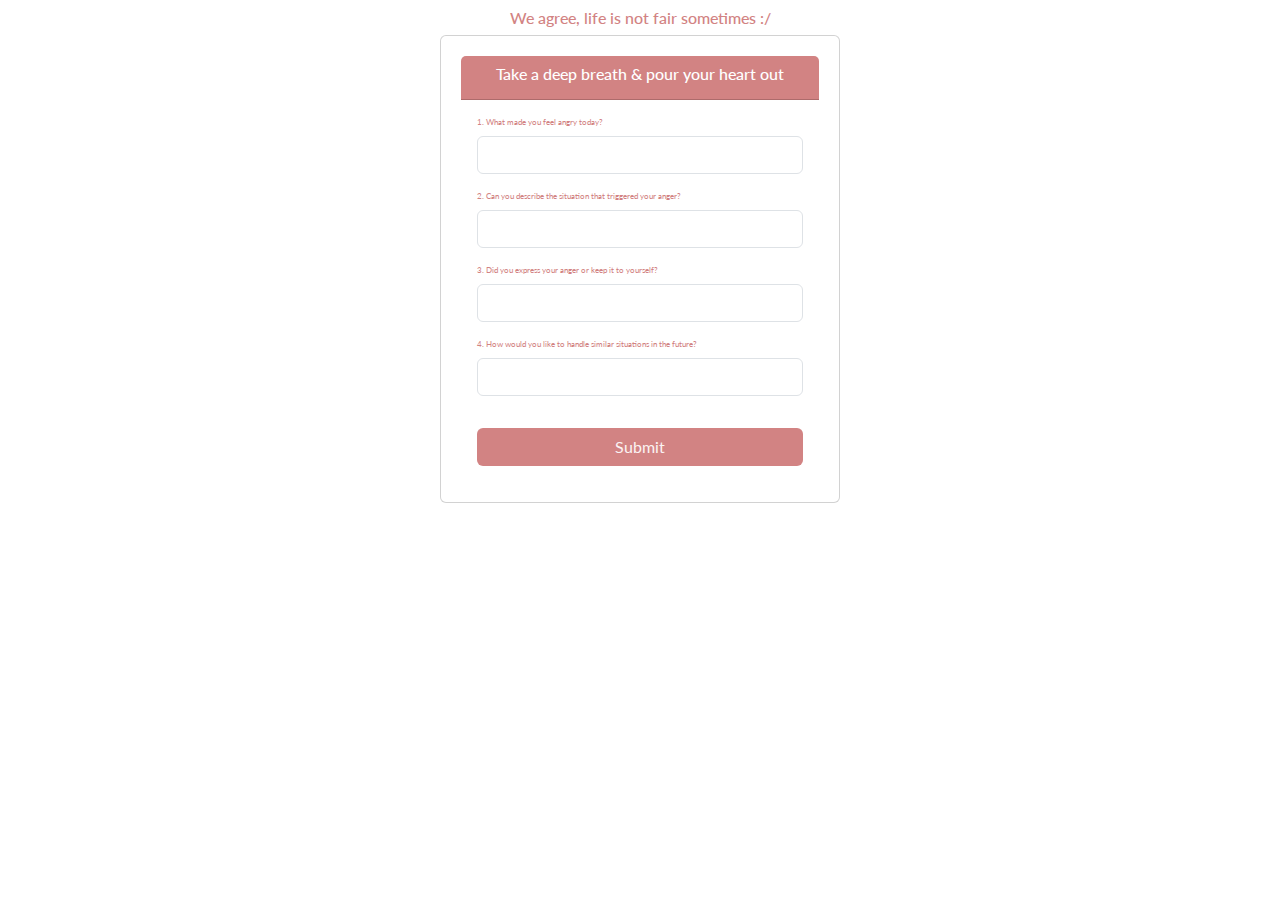
<file: angry.html>
<!DOCTYPE html>
<html lang="en">
  <head>
    <meta charset="UTF-8" />
    <meta name="viewport" content="width=device-width, initial-scale=1.0" />
    <title>Angry Emoji Questionnaire</title>

    <!-- Include Bootstrap CSS from a CDN -->
    <link
      rel="stylesheet"
      href="https://cdn.jsdelivr.net/npm/bootstrap@5.3.0/dist/css/bootstrap.min.css"
    />

    <link rel="preconnect" href="https://fonts.googleapis.com" />
    <link rel="preconnect" href="https://fonts.gstatic.com" crossorigin />
    <link
      href="https://fonts.googleapis.com/css2?family=Lato:ital@0;1&display=swap"
      rel="stylesheet"
    />

    <style>
      :root {
        --my-pink: #d28383;
        --fantasy: #fbf3f3;
        --rose-fog: #e7bcbc;
        --oyster-pink: #eccccc;
        --oyster-pink: #ecd4d4;
        --vanilla-ice: #f4dcdc;
        --dawn-pink: #f4e4e4;
        --vanilla-ice: #f4d4d4;
      }

      body {
        font-family: "Lato", sans-serif;
        font-size: 0.5rem;
      }

      .btn {
        background-color: #d28383;
        color: var(--fantasy);
        width: 100%; /* Make the button take the full width of the container */
        margin-top: 1rem; /* Add some space between the form and the button */
      }

      /* Adjust the width and height of the card for the form */
      .card {
        max-width: 400px; /* Adjust the maximum width to your liking */
        margin: 0 auto;
        padding: 20px; /* Add padding for a more balanced look */
      }

      /* Style the input when it's focused */
      input#angryReason:focus,
      input#angrySituation:focus,
      input#expressAnger:focus,
      input#handleSituation:focus {
        border-color: var(
          --my-pink
        ) !important; /* Change border color to your custom color */
        box-shadow: none !important; /* Remove the default box shadow */
      }

      .btn:hover {
        background-color: var(--rose-fog);
        color: var(--fantasy);
      }
    </style>
  </head>
  <body>
    <div class="container mt-2">
      <h6 style="color: var(--my-pink); text-align: center">
        We agree, life is not fair sometimes :/
      </h6>
      <div class="card">
        <div
          class="card-header"
          style="
            background-color: var(--my-pink);
            color: #fff;
            text-align: center;
          "
        >
          <h6>Take a deep breath & pour your heart out</h6>
        </div>
        <div class="card-body">
          <form>
            <div class="mb-3">
              <label
                for="angryReason"
                class="form-label"
                style="color: var(--my-pink)"
              >
                <span>1. What made you feel angry today?</span>
              </label>
              <input type="text" class="form-control" id="angryReason" />
            </div>
            <div class="mb-3">
              <label
                for="angrySituation"
                class="form-label"
                style="color: var(--my-pink)"
              >
                2. Can you describe the situation that triggered your anger?
              </label>
              <input type="text" class="form-control" id="angrySituation" />
            </div>
            <div class="mb-3">
              <label
                for="expressAnger"
                class="form-label"
                style="color: var(--my-pink)"
              >
                3. Did you express your anger or keep it to yourself?
              </label>
              <input type="text" class="form-control" id="expressAnger" />
            </div>
            <div class="mb-3">
              <label
                for="handleSituation"
                class="form-label"
                style="color: var(--my-pink)"
              >
                4. How would you like to handle similar situations in the
                future?
              </label>
              <input type="text" class="form-control" id="handleSituation" />
            </div>

            <!-- Add a Submit Button -->
            <button type="submit" class="btn">Submit</button>
          </form>
        </div>
      </div>
    </div>

    <!-- Bootstrap JavaScript -->
    <script src="https://cdn.jsdelivr.net/npm/bootstrap@5.3.0/dist/js/bootstrap.bundle.min.js"></script>
  </body>
</html>
</file>
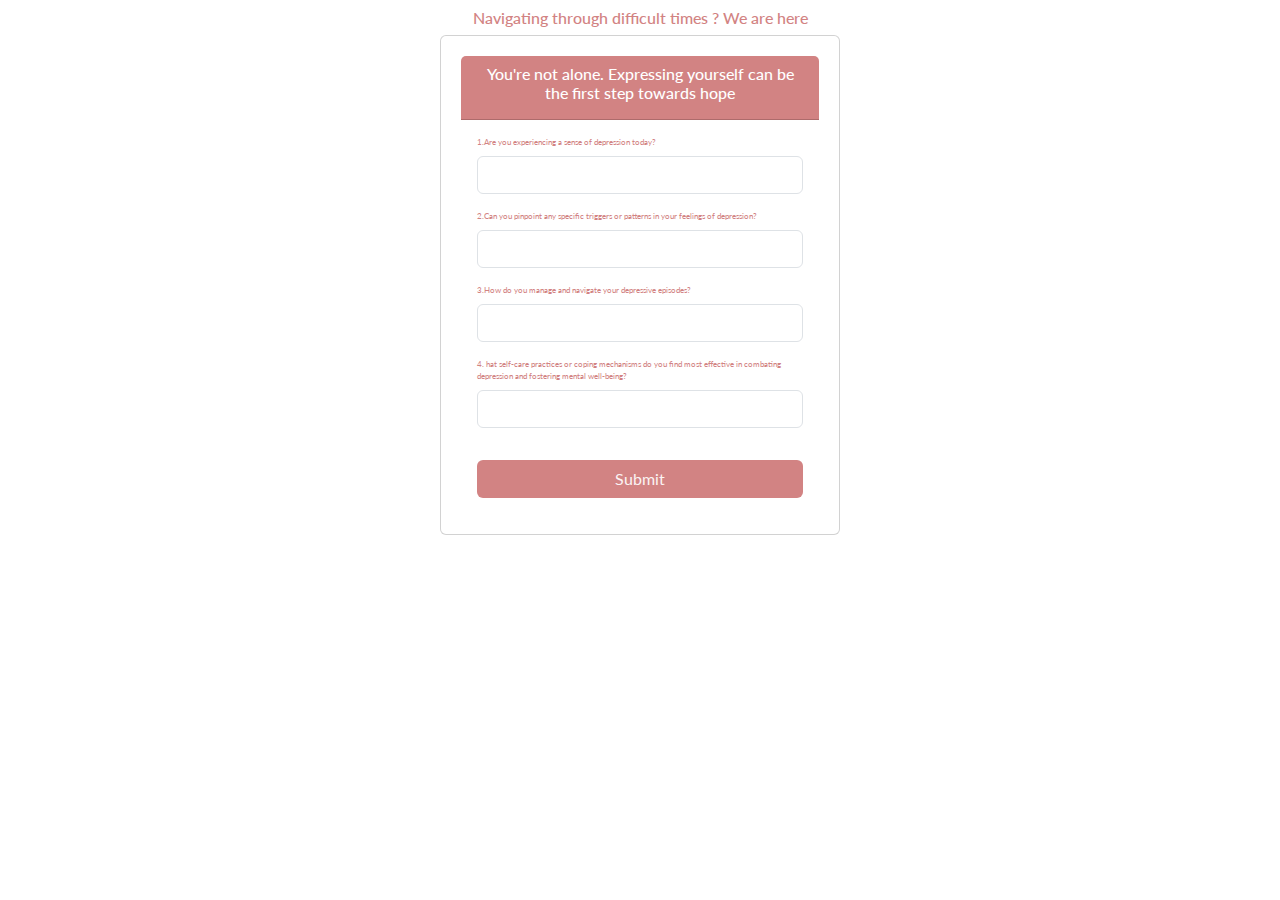
<file: depressed.html>
<!DOCTYPE html>
<html lang="en">
  <head>
    <meta charset="UTF-8" />
    <meta name="viewport" content="width=device-width, initial-scale=1.0" />
    <title>Questionnaire</title>

    <!-- Include Bootstrap CSS from a CDN -->
    <link
      rel="stylesheet"
      href="https://cdn.jsdelivr.net/npm/bootstrap@5.3.0/dist/css/bootstrap.min.css"
    />

    <link rel="preconnect" href="https://fonts.googleapis.com" />
    <link rel="preconnect" href="https://fonts.gstatic.com" crossorigin />
    <link
      href="https://fonts.googleapis.com/css2?family=Lato:ital@0;1&display=swap"
      rel="stylesheet"
    />

    <style>
      :root {
        --my-pink: #d28383;
        --fantasy: #fbf3f3;
        --rose-fog: #e7bcbc;
        --oyster-pink: #eccccc;
        --oyster-pink: #ecd4d4;
        --vanilla-ice: #f4dcdc;
        --dawn-pink: #f4e4e4;
        --vanilla-ice: #f4d4d4;
      }

      body {
        font-family: "Lato", sans-serif;
        font-size: 0.5rem;
      }

      .btn {
        background-color: #d28383;
        color: var(--fantasy);
        width: 100%; /* Make the button take the full width of the container */
        margin-top: 1rem; /* Add some space between the form and the button */
      }

      /* Adjust the width and height of the card for the form */
      .card {
        max-width: 400px; /* Adjust the maximum width to your liking */
        margin: 0 auto;
        padding: 20px; /* Add padding for a more balanced look */
      }

      /* Style the input when it's focused */
      input#angryReason:focus,
      input#angrySituation:focus,
      input#expressAnger:focus,
      input#handleSituation:focus {
        border-color: var(
          --my-pink
        ) !important; /* Change border color to your custom color */
        box-shadow: none !important; /* Remove the default box shadow */
      }

      .btn:hover {
        background-color: var(--rose-fog);
        color: var(--fantasy);
      }
    </style>
  </head>
  <body>
    <div class="container mt-2">
      <h6 style="color: var(--my-pink); text-align: center">
        Navigating through difficult times ? We are here
      </h6>
      <div class="card">
        <div
          class="card-header"
          style="
            background-color: var(--my-pink);
            color: #fff;
            text-align: center;
          "
        >
          <h6>
            You're not alone. Expressing yourself can be the first step towards
            hope
          </h6>
        </div>
        <div class="card-body">
          <form>
            <div class="mb-3">
              <label
                for="angryReason"
                class="form-label"
                style="color: var(--my-pink)"
              >
                <span>1.Are you experiencing a sense of depression today?</span>
              </label>
              <input type="text" class="form-control" id="angryReason" />
            </div>
            <div class="mb-3">
              <label
                for="angrySituation"
                class="form-label"
                style="color: var(--my-pink)"
              >
                2.Can you pinpoint any specific triggers or patterns in your
                feelings of depression?
              </label>
              <input type="text" class="form-control" id="angrySituation" />
            </div>
            <div class="mb-3">
              <label
                for="expressAnger"
                class="form-label"
                style="color: var(--my-pink)"
              >
                3.How do you manage and navigate your depressive episodes?
              </label>
              <input type="text" class="form-control" id="expressAnger" />
            </div>
            <div class="mb-3">
              <label
                for="handleSituation"
                class="form-label"
                style="color: var(--my-pink)"
              >
                4. hat self-care practices or coping mechanisms do you find most
                effective in combating depression and fostering mental
                well-being?
              </label>
              <input type="text" class="form-control" id="handleSituation" />
            </div>

            <!-- Add a Submit Button -->
            <button type="submit" class="btn">Submit</button>
          </form>
        </div>
      </div>
    </div>

    <!-- Bootstrap JavaScript -->
    <script src="https://cdn.jsdelivr.net/npm/bootstrap@5.3.0/dist/js/bootstrap.bundle.min.js"></script>
  </body>
</html>
</file>
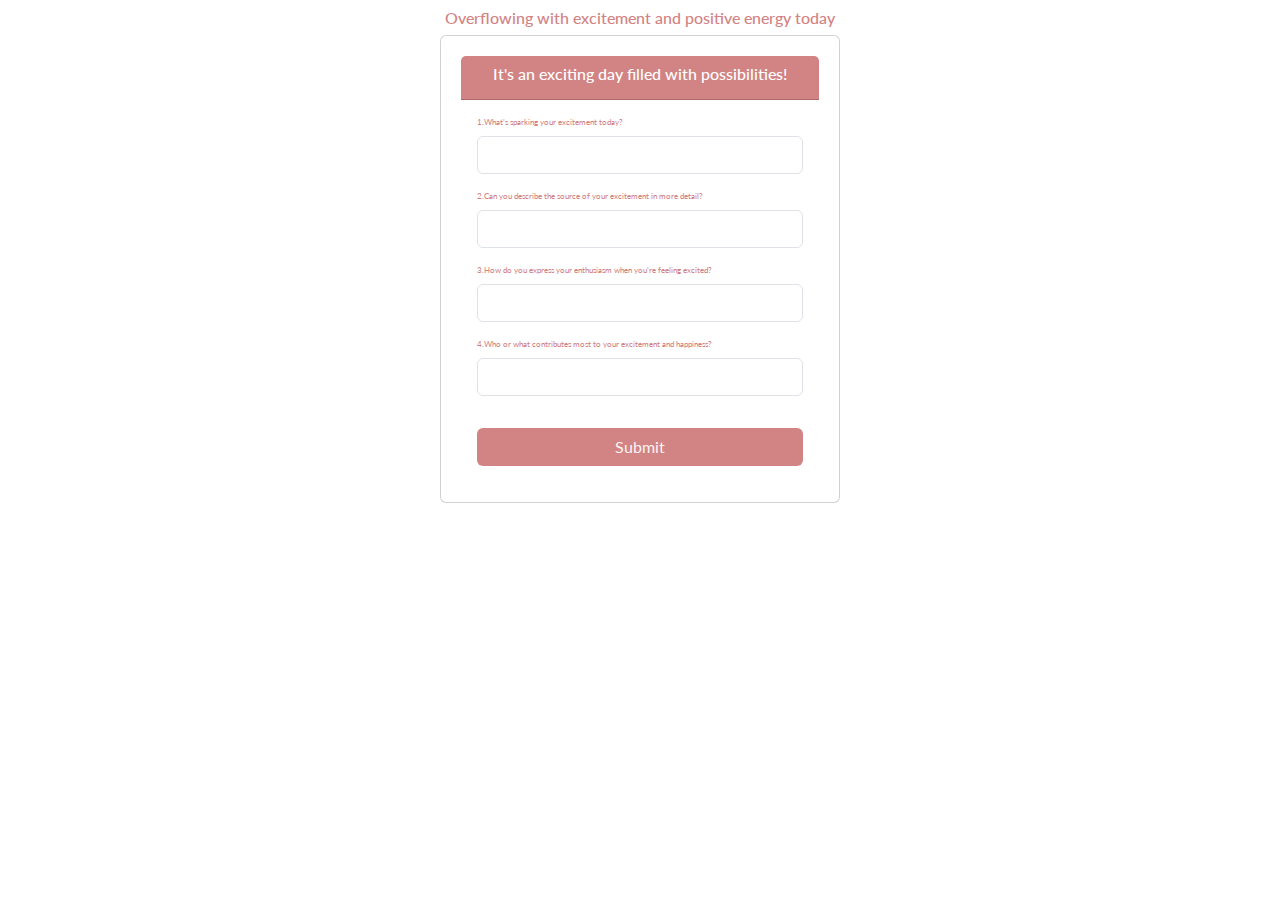
<file: excited.html>
<!DOCTYPE html>
<html lang="en">
  <head>
    <meta charset="UTF-8" />
    <meta name="viewport" content="width=device-width, initial-scale=1.0" />
    <title>Questionnaire</title>

    <!-- Include Bootstrap CSS from a CDN -->
    <link
      rel="stylesheet"
      href="https://cdn.jsdelivr.net/npm/bootstrap@5.3.0/dist/css/bootstrap.min.css"
    />

    <link rel="preconnect" href="https://fonts.googleapis.com" />
    <link rel="preconnect" href="https://fonts.gstatic.com" crossorigin />
    <link
      href="https://fonts.googleapis.com/css2?family=Lato:ital@0;1&display=swap"
      rel="stylesheet"
    />

    <style>
      :root {
        --my-pink: #d28383;
        --fantasy: #fbf3f3;
        --rose-fog: #e7bcbc;
        --oyster-pink: #eccccc;
        --oyster-pink: #ecd4d4;
        --vanilla-ice: #f4dcdc;
        --dawn-pink: #f4e4e4;
        --vanilla-ice: #f4d4d4;
      }

      body {
        font-family: "Lato", sans-serif;
        font-size: 0.5rem;
      }

      .btn {
        background-color: #d28383;
        color: var(--fantasy);
        width: 100%; /* Make the button take the full width of the container */
        margin-top: 1rem; /* Add some space between the form and the button */
      }

      /* Adjust the width and height of the card for the form */
      .card {
        max-width: 400px; /* Adjust the maximum width to your liking */
        margin: 0 auto;
        padding: 20px; /* Add padding for a more balanced look */
      }

      /* Style the input when it's focused */
      input#angryReason:focus,
      input#angrySituation:focus,
      input#expressAnger:focus,
      input#handleSituation:focus {
        border-color: var(
          --my-pink
        ) !important; /* Change border color to your custom color */
        box-shadow: none !important; /* Remove the default box shadow */
      }

      .btn:hover {
        background-color: var(--rose-fog);
        color: var(--fantasy);
      }
    </style>
  </head>
  <body>
    <div class="container mt-2">
      <h6 style="color: var(--my-pink); text-align: center">
        Overflowing with excitement and positive energy today
      </h6>
      <div class="card">
        <div
          class="card-header"
          style="
            background-color: var(--my-pink);
            color: #fff;
            text-align: center;
          "
        >
          <h6>It's an exciting day filled with possibilities!</h6>
        </div>
        <div class="card-body">
          <form>
            <div class="mb-3">
              <label
                for="angryReason"
                class="form-label"
                style="color: var(--my-pink)"
              >
                <span>1.What's sparking your excitement today?</span>
              </label>
              <input type="text" class="form-control" id="angryReason" />
            </div>
            <div class="mb-3">
              <label
                for="angrySituation"
                class="form-label"
                style="color: var(--my-pink)"
              >
                2.Can you describe the source of your excitement in more detail?
              </label>
              <input type="text" class="form-control" id="angrySituation" />
            </div>
            <div class="mb-3">
              <label
                for="expressAnger"
                class="form-label"
                style="color: var(--my-pink)"
              >
                3.How do you express your enthusiasm when you're feeling
                excited?
              </label>
              <input type="text" class="form-control" id="expressAnger" />
            </div>
            <div class="mb-3">
              <label
                for="handleSituation"
                class="form-label"
                style="color: var(--my-pink)"
              >
                4.Who or what contributes most to your excitement and happiness?
              </label>
              <input type="text" class="form-control" id="handleSituation" />
            </div>

            <!-- Add a Submit Button -->
            <button type="submit" class="btn">Submit</button>
          </form>
        </div>
      </div>
    </div>

    <!-- Bootstrap JavaScript -->
    <script src="https://cdn.jsdelivr.net/npm/bootstrap@5.3.0/dist/js/bootstrap.bundle.min.js"></script>
  </body>
</html>
</file>
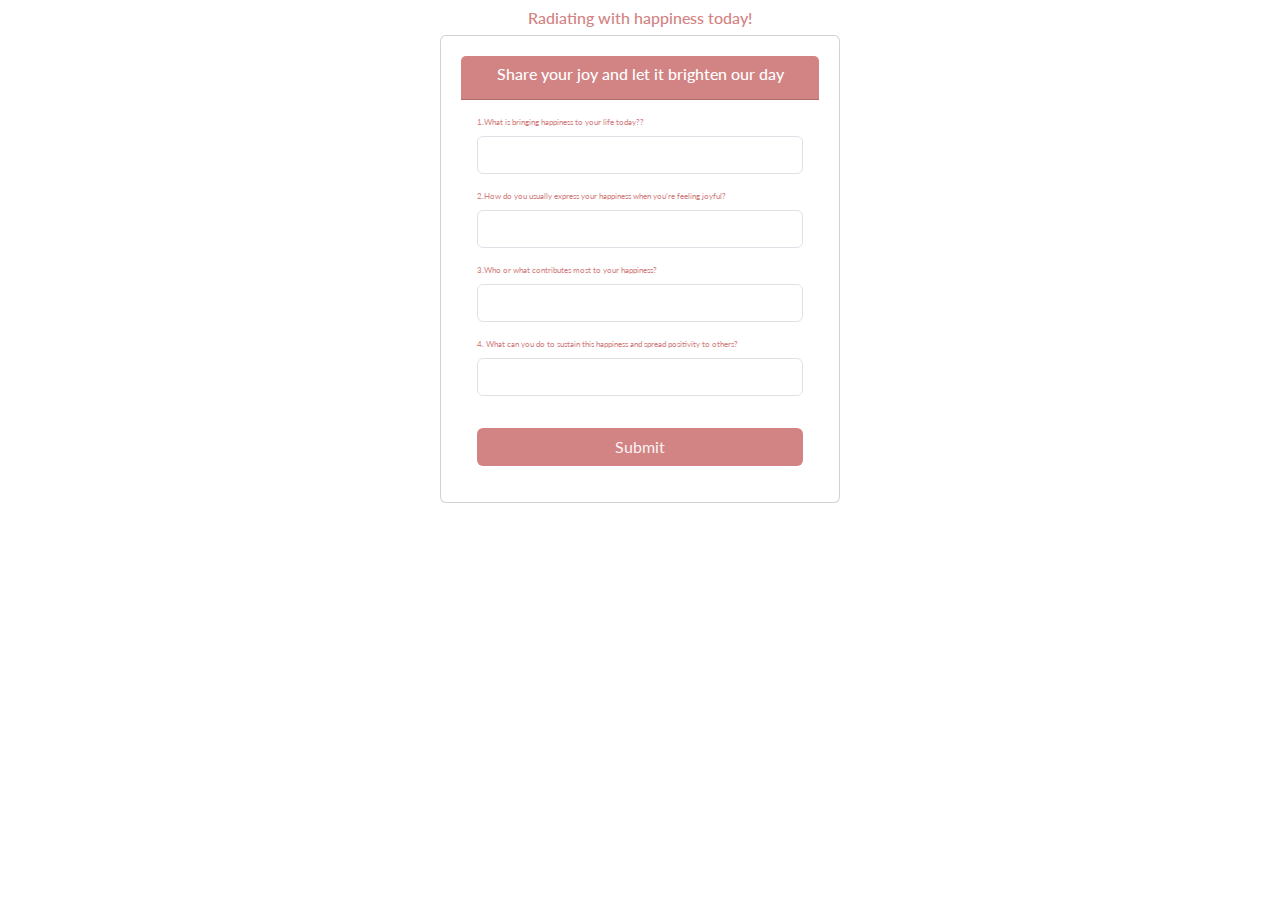
<file: happy.html>
<!DOCTYPE html>
<html lang="en">
  <head>
    <meta charset="UTF-8" />
    <meta name="viewport" content="width=device-width, initial-scale=1.0" />
    <title>Angry Emoji Questionnaire</title>

    <!-- Include Bootstrap CSS from a CDN -->
    <link
      rel="stylesheet"
      href="https://cdn.jsdelivr.net/npm/bootstrap@5.3.0/dist/css/bootstrap.min.css"
    />

    <link rel="preconnect" href="https://fonts.googleapis.com" />
    <link rel="preconnect" href="https://fonts.gstatic.com" crossorigin />
    <link
      href="https://fonts.googleapis.com/css2?family=Lato:ital@0;1&display=swap"
      rel="stylesheet"
    />

    <style>
      :root {
        --my-pink: #d28383;
        --fantasy: #fbf3f3;
        --rose-fog: #e7bcbc;
        --oyster-pink: #eccccc;
        --oyster-pink: #ecd4d4;
        --vanilla-ice: #f4dcdc;
        --dawn-pink: #f4e4e4;
        --vanilla-ice: #f4d4d4;
      }

      body {
        font-family: "Lato", sans-serif;
        font-size: 0.5rem;
      }

      .btn {
        background-color: #d28383;
        color: var(--fantasy);
        width: 100%; /* Make the button take the full width of the container */
        margin-top: 1rem; /* Add some space between the form and the button */
      }

      /* Adjust the width and height of the card for the form */
      .card {
        max-width: 400px; /* Adjust the maximum width to your liking */
        margin: 0 auto;
        padding: 20px; /* Add padding for a more balanced look */
      }

      /* Style the input when it's focused */
      input#angryReason:focus,
      input#angrySituation:focus,
      input#expressAnger:focus,
      input#handleSituation:focus {
        border-color: var(
          --my-pink
        ) !important; /* Change border color to your custom color */
        box-shadow: none !important; /* Remove the default box shadow */
      }

      .btn:hover {
        background-color: var(--rose-fog);
        color: var(--fantasy);
      }
    </style>
  </head>
  <body>
    <div class="container mt-2">
      <h6 style="color: var(--my-pink); text-align: center">
        Radiating with happiness today!
      </h6>
      <div class="card">
        <div
          class="card-header"
          style="
            background-color: var(--my-pink);
            color: #fff;
            text-align: center;
          "
        >
          <h6>Share your joy and let it brighten our day</h6>
        </div>
        <div class="card-body">
          <form>
            <div class="mb-3">
              <label
                for="angryReason"
                class="form-label"
                style="color: var(--my-pink)"
              >
                <span>1.What is bringing happiness to your life today??</span>
              </label>
              <input type="text" class="form-control" id="angryReason" />
            </div>
            <div class="mb-3">
              <label
                for="angrySituation"
                class="form-label"
                style="color: var(--my-pink)"
              >
                2.How do you usually express your happiness when you're feeling
                joyful?
              </label>
              <input type="text" class="form-control" id="angrySituation" />
            </div>
            <div class="mb-3">
              <label
                for="expressAnger"
                class="form-label"
                style="color: var(--my-pink)"
              >
                3.Who or what contributes most to your happiness?
              </label>
              <input type="text" class="form-control" id="expressAnger" />
            </div>
            <div class="mb-3">
              <label
                for="handleSituation"
                class="form-label"
                style="color: var(--my-pink)"
              >
                4. What can you do to sustain this happiness and spread
                positivity to others?
              </label>
              <input type="text" class="form-control" id="handleSituation" />
            </div>

            <!-- Add a Submit Button -->
            <button type="submit" class="btn">Submit</button>
          </form>
        </div>
      </div>
    </div>

    <!-- Bootstrap JavaScript -->
    <script src="https://cdn.jsdelivr.net/npm/bootstrap@5.3.0/dist/js/bootstrap.bundle.min.js"></script>
  </body>
</html>
</file>
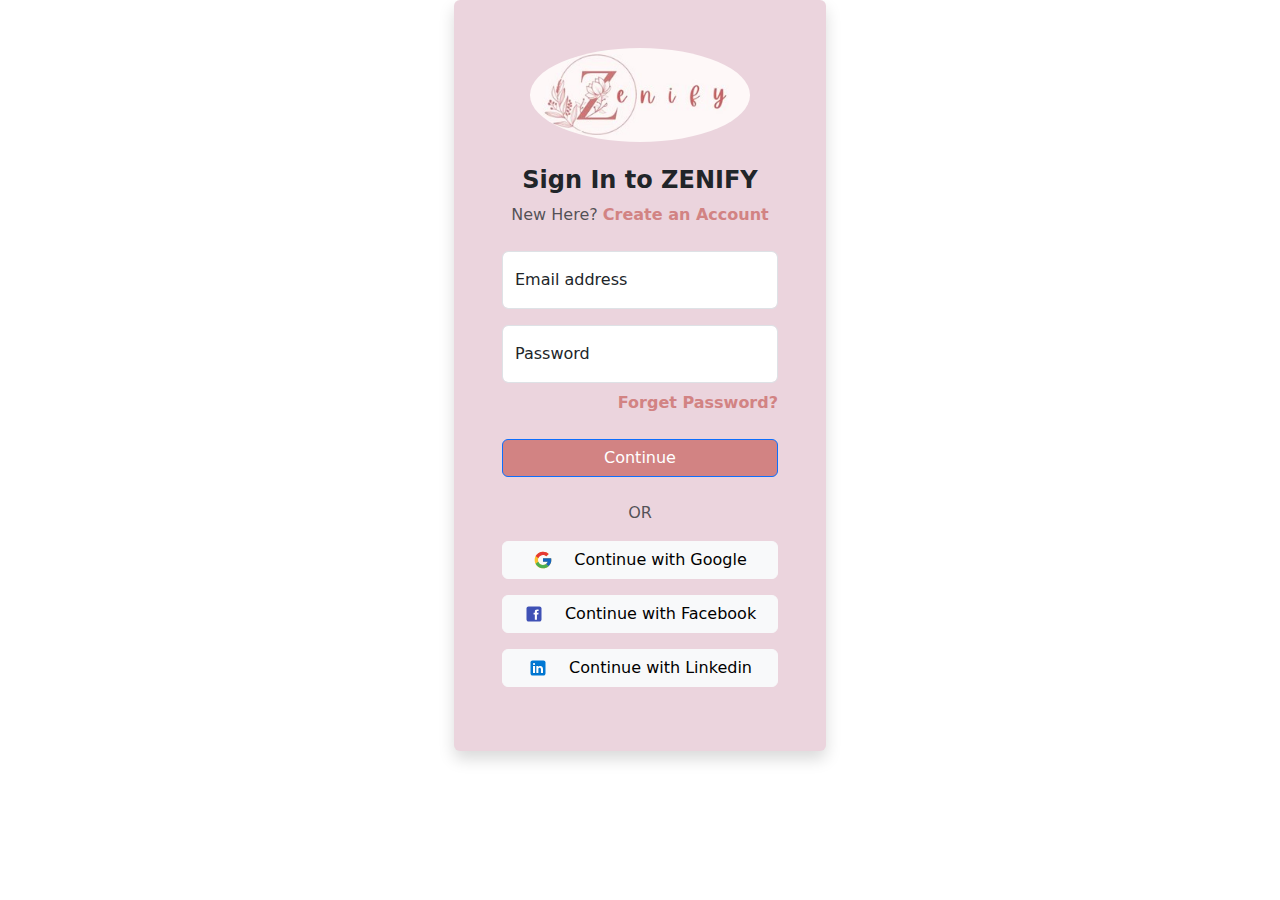
<file: Login.html>
<!DOCTYPE html>
<html lang="en">
  <head>
    <meta charset="UTF-8" />
    <meta http-equiv="X-UA-Compatible" content="IE=edge" />
    <meta name="viewport" content="width=device-width, initial-scale=1.0" />
    <title>Responsive Login Form Using Bootstrap 5</title>
    <!-- Bootstrap 5 CDN Link -->
    <link
      href="https://cdn.jsdelivr.net/npm/bootstrap@5.0.2/dist/css/bootstrap.min.css"
      rel="stylesheet"
    />
  </head>
  <body>
    <section class="wrapper">
      <div class="container">
        <div
          class="col-sm-8 offset-sm-2 col-lg-6 offset-lg-3 col-xl-4 offset-xl-4 text-center"
        >
          <form class="rounded shadow p-5" style="background-color: #ebd4dd">
            <!-- Small and rounded logo -->
            <img
              decoding="async"
              src="./Zenify/zenify.png"
              class="img-fluid rounded-circle mb-4"
              alt="logo"
              style="max-width: 80%"
            />

            <h3 class="text-dark fw-bolder fs-4 mb-2">Sign In to ZENIFY</h3>
            <div class="fw-normal text-muted mb-4">
              New Here?
              <a
                href="SignUp.html"
                class="text-decoration-none fw-bold"
                style="color: #d28383"
                >Create an Account</a
              >
            </div>
            <div class="form-floating mb-3">
              <input
                type="email"
                class="form-control"
                id="floatingInput"
                placeholder="name@example.com"
              />
              <label for="floatingInput">Email address</label>
            </div>
            <div class="form-floating">
              <input
                type="password"
                class="form-control"
                id="floatingPassword"
                placeholder="Password"
              />
              <label for="floatingPassword">Password</label>
            </div>
            <div class="mt-2 text-end">
              <a
                href="#"
                class="text-decoration-none fw-bold"
                style="color: #d28383"
                >Forget Password?</a
              >
            </div>
            <button
              type="submit"
              class="btn btn-primary submit_btn w-100 my-4"
              style="background-color: #d28383"
            >
              Continue
            </button>
            <div class="text-center text-muted text-uppercase mb-3">or</div>
            <a
              href="https://www.google.com/"
              class="btn btn-light login_with w-100 mb-3"
            >
              <img
                decoding="async"
                alt="Logo"
                src="./Zenify/google.svg"
                class="img-fluid me-3"
                style="max-width: 8%"
              />
              Continue with Google
            </a>
            <a
              href="https://www.facebook.com/"
              class="btn btn-light login_with w-100 mb-3"
            >
              <img
                decoding="async"
                alt="Logo"
                src="./Zenify/facebook.svg"
                class="img-fluid me-3"
                style="max-width: 8%"
              />
              Continue with Facebook
            </a>
            <a
              href="https://www.linkedin.com/login"
              class="btn btn-light login_with w-100 mb-3"
            >
              <img
                decoding="async"
                alt="Logo"
                src="./Zenify/linkedin.svg"
                class="img-fluid me-3"
                style="max-width: 8%"
              />
              Continue with Linkedin
            </a>
          </form>
        </div>
      </div>
    </section>
  </body>
</html>
</file>
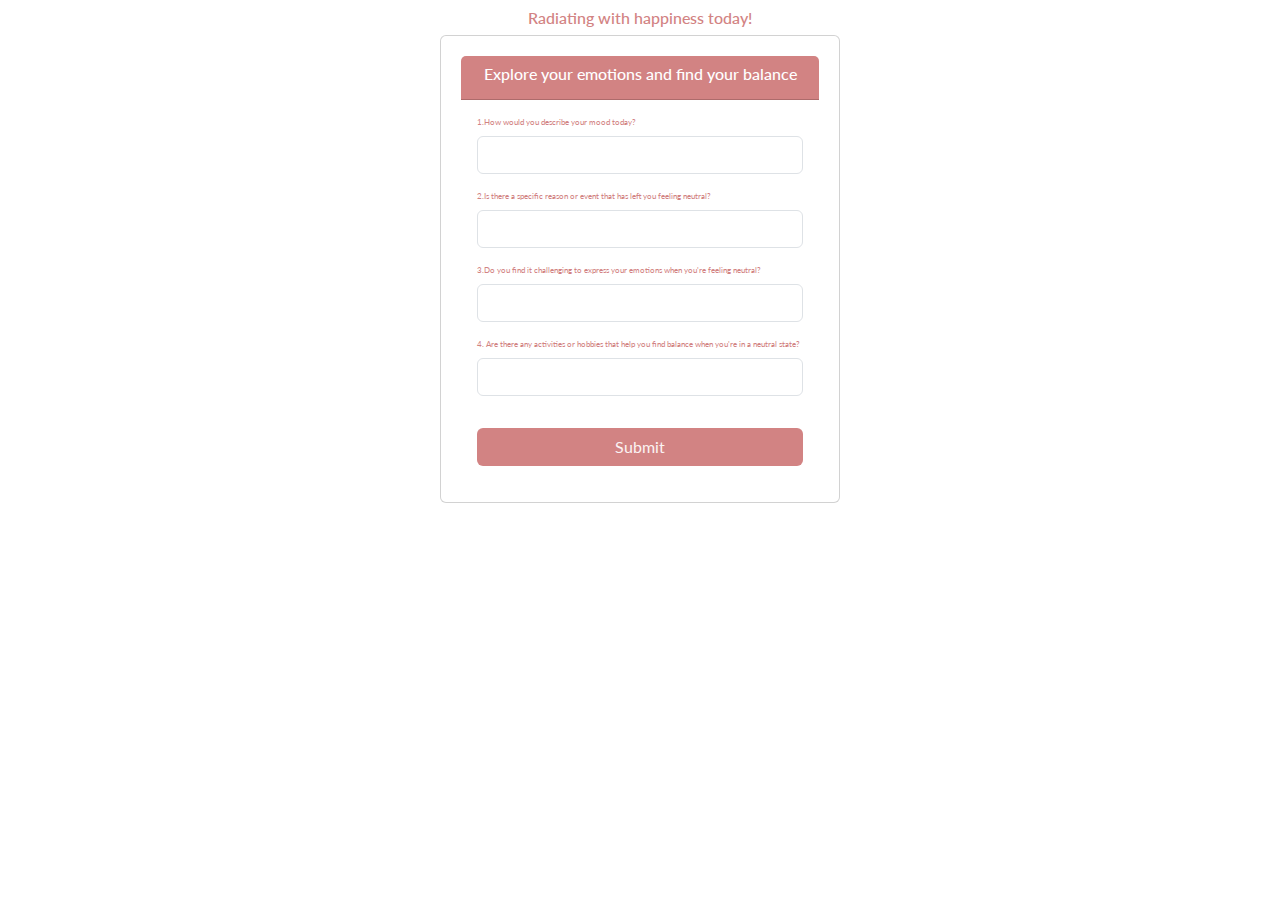
<file: neutral.html>
<!DOCTYPE html>
<html lang="en">
  <head>
    <meta charset="UTF-8" />
    <meta name="viewport" content="width=device-width, initial-scale=1.0" />
    <title>Questionnaire</title>

    <!-- Include Bootstrap CSS from a CDN -->
    <link
      rel="stylesheet"
      href="https://cdn.jsdelivr.net/npm/bootstrap@5.3.0/dist/css/bootstrap.min.css"
    />

    <link rel="preconnect" href="https://fonts.googleapis.com" />
    <link rel="preconnect" href="https://fonts.gstatic.com" crossorigin />
    <link
      href="https://fonts.googleapis.com/css2?family=Lato:ital@0;1&display=swap"
      rel="stylesheet"
    />

    <style>
      :root {
        --my-pink: #d28383;
        --fantasy: #fbf3f3;
        --rose-fog: #e7bcbc;
        --oyster-pink: #eccccc;
        --oyster-pink: #ecd4d4;
        --vanilla-ice: #f4dcdc;
        --dawn-pink: #f4e4e4;
        --vanilla-ice: #f4d4d4;
      }

      body {
        font-family: "Lato", sans-serif;
        font-size: 0.5rem;
      }

      .btn {
        background-color: #d28383;
        color: var(--fantasy);
        width: 100%; /* Make the button take the full width of the container */
        margin-top: 1rem; /* Add some space between the form and the button */
      }

      /* Adjust the width and height of the card for the form */
      .card {
        max-width: 400px; /* Adjust the maximum width to your liking */
        margin: 0 auto;
        padding: 20px; /* Add padding for a more balanced look */
      }

      /* Style the input when it's focused */
      input#angryReason:focus,
      input#angrySituation:focus,
      input#expressAnger:focus,
      input#handleSituation:focus {
        border-color: var(
          --my-pink
        ) !important; /* Change border color to your custom color */
        box-shadow: none !important; /* Remove the default box shadow */
      }

      .btn:hover {
        background-color: var(--rose-fog);
        color: var(--fantasy);
      }
    </style>
  </head>
  <body>
    <div class="container mt-2">
      <h6 style="color: var(--my-pink); text-align: center">
        Radiating with happiness today!
      </h6>
      <div class="card">
        <div
          class="card-header"
          style="
            background-color: var(--my-pink);
            color: #fff;
            text-align: center;
          "
        >
          <h6>Explore your emotions and find your balance</h6>
        </div>
        <div class="card-body">
          <form>
            <div class="mb-3">
              <label
                for="angryReason"
                class="form-label"
                style="color: var(--my-pink)"
              >
                <span>1.How would you describe your mood today?</span>
              </label>
              <input type="text" class="form-control" id="angryReason" />
            </div>
            <div class="mb-3">
              <label
                for="angrySituation"
                class="form-label"
                style="color: var(--my-pink)"
              >
                2.Is there a specific reason or event that has left you feeling
                neutral?
              </label>
              <input type="text" class="form-control" id="angrySituation" />
            </div>
            <div class="mb-3">
              <label
                for="expressAnger"
                class="form-label"
                style="color: var(--my-pink)"
              >
                3.Do you find it challenging to express your emotions when
                you're feeling neutral?
              </label>
              <input type="text" class="form-control" id="expressAnger" />
            </div>
            <div class="mb-3">
              <label
                for="handleSituation"
                class="form-label"
                style="color: var(--my-pink)"
              >
                4. Are there any activities or hobbies that help you find
                balance when you're in a neutral state?
              </label>
              <input type="text" class="form-control" id="handleSituation" />
            </div>

            <!-- Add a Submit Button -->
            <button type="submit" class="btn">Submit</button>
          </form>
        </div>
      </div>
    </div>

    <!-- Bootstrap JavaScript -->
    <script src="https://cdn.jsdelivr.net/npm/bootstrap@5.3.0/dist/js/bootstrap.bundle.min.js"></script>
  </body>
</html>
</file>
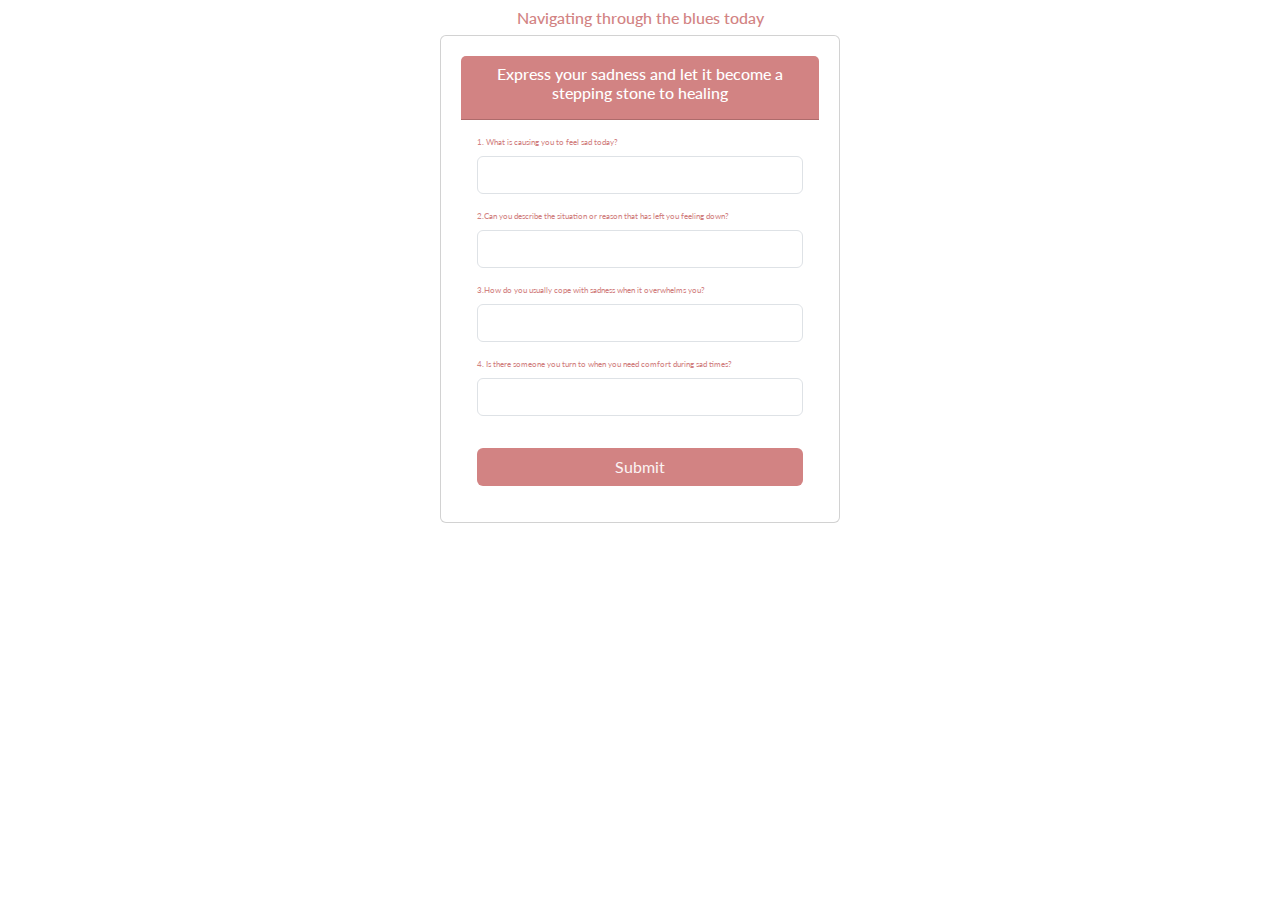
<file: sad.html>
<!DOCTYPE html>
<html lang="en">
  <head>
    <meta charset="UTF-8" />
    <meta name="viewport" content="width=device-width, initial-scale=1.0" />
    <title>Questionnaire</title>

    <!-- Include Bootstrap CSS from a CDN -->
    <link
      rel="stylesheet"
      href="https://cdn.jsdelivr.net/npm/bootstrap@5.3.0/dist/css/bootstrap.min.css"
    />

    <link rel="preconnect" href="https://fonts.googleapis.com" />
    <link rel="preconnect" href="https://fonts.gstatic.com" crossorigin />
    <link
      href="https://fonts.googleapis.com/css2?family=Lato:ital@0;1&display=swap"
      rel="stylesheet"
    />

    <style>
      :root {
        --my-pink: #d28383;
        --fantasy: #fbf3f3;
        --rose-fog: #e7bcbc;
        --oyster-pink: #eccccc;
        --oyster-pink: #ecd4d4;
        --vanilla-ice: #f4dcdc;
        --dawn-pink: #f4e4e4;
        --vanilla-ice: #f4d4d4;
      }

      body {
        font-family: "Lato", sans-serif;
        font-size: 0.5rem;
      }

      .btn {
        background-color: #d28383;
        color: var(--fantasy);
        width: 100%; /* Make the button take the full width of the container */
        margin-top: 1rem; /* Add some space between the form and the button */
      }

      /* Adjust the width and height of the card for the form */
      .card {
        max-width: 400px; /* Adjust the maximum width to your liking */
        margin: 0 auto;
        padding: 20px; /* Add padding for a more balanced look */
      }

      /* Style the input when it's focused */
      input#angryReason:focus,
      input#angrySituation:focus,
      input#expressAnger:focus,
      input#handleSituation:focus {
        border-color: var(
          --my-pink
        ) !important; /* Change border color to your custom color */
        box-shadow: none !important; /* Remove the default box shadow */
      }

      .btn:hover {
        background-color: var(--rose-fog);
        color: var(--fantasy);
      }
    </style>
  </head>
  <body>
    <div class="container mt-2">
      <h6 style="color: var(--my-pink); text-align: center">
        Navigating through the blues today
      </h6>
      <div class="card">
        <div
          class="card-header"
          style="
            background-color: var(--my-pink);
            color: #fff;
            text-align: center;
          "
        >
          <h6>
            Express your sadness and let it become a stepping stone to healing
          </h6>
        </div>
        <div class="card-body">
          <form>
            <div class="mb-3">
              <label
                for="angryReason"
                class="form-label"
                style="color: var(--my-pink)"
              >
                <span>1. What is causing you to feel sad today?</span>
              </label>
              <input type="text" class="form-control" id="angryReason" />
            </div>
            <div class="mb-3">
              <label
                for="angrySituation"
                class="form-label"
                style="color: var(--my-pink)"
              >
                2.Can you describe the situation or reason that has left you
                feeling down?
              </label>
              <input type="text" class="form-control" id="angrySituation" />
            </div>
            <div class="mb-3">
              <label
                for="expressAnger"
                class="form-label"
                style="color: var(--my-pink)"
              >
                3.How do you usually cope with sadness when it overwhelms you?
              </label>
              <input type="text" class="form-control" id="expressAnger" />
            </div>
            <div class="mb-3">
              <label
                for="handleSituation"
                class="form-label"
                style="color: var(--my-pink)"
              >
                4. Is there someone you turn to when you need comfort during sad
                times?
              </label>
              <input type="text" class="form-control" id="handleSituation" />
            </div>

            <!-- Add a Submit Button -->
            <button type="submit" class="btn">Submit</button>
          </form>
        </div>
      </div>
    </div>

    <!-- Bootstrap JavaScript -->
    <script src="https://cdn.jsdelivr.net/npm/bootstrap@5.3.0/dist/js/bootstrap.bundle.min.js"></script>
  </body>
</html>
</file>
